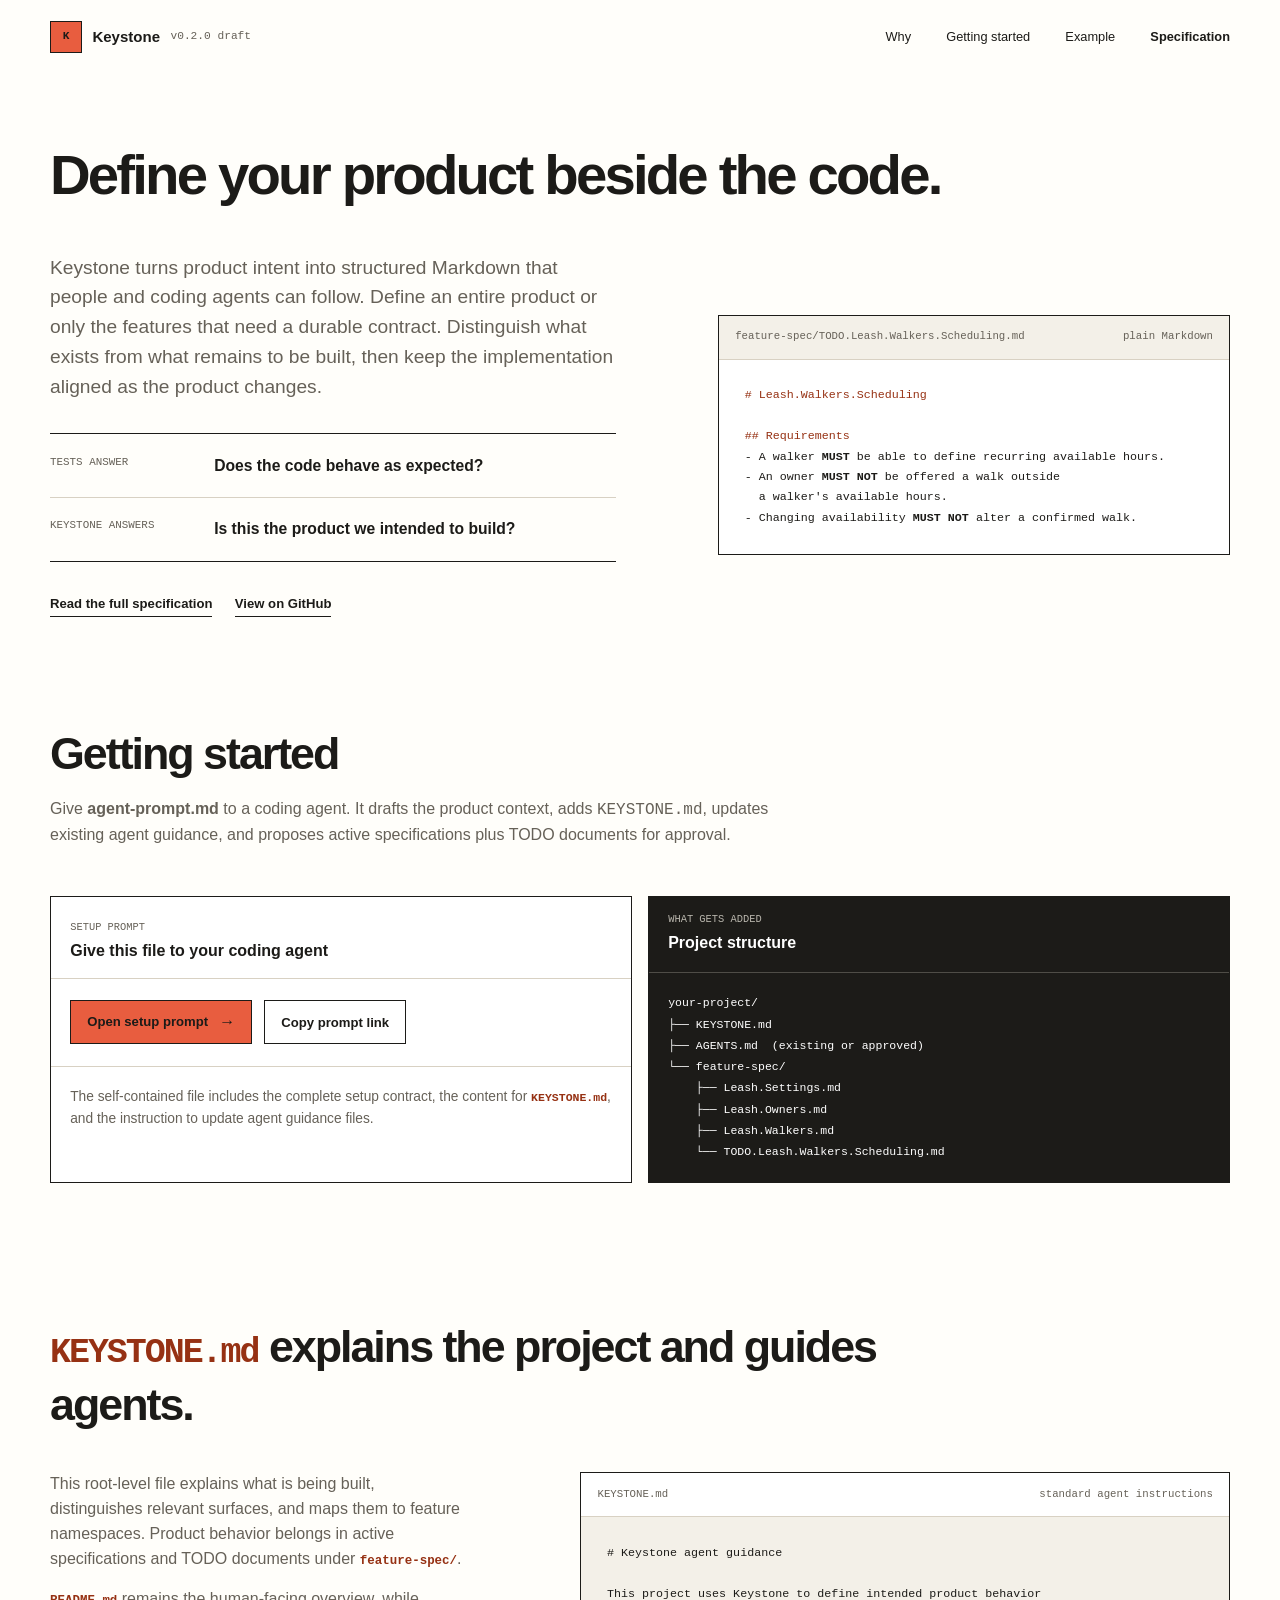
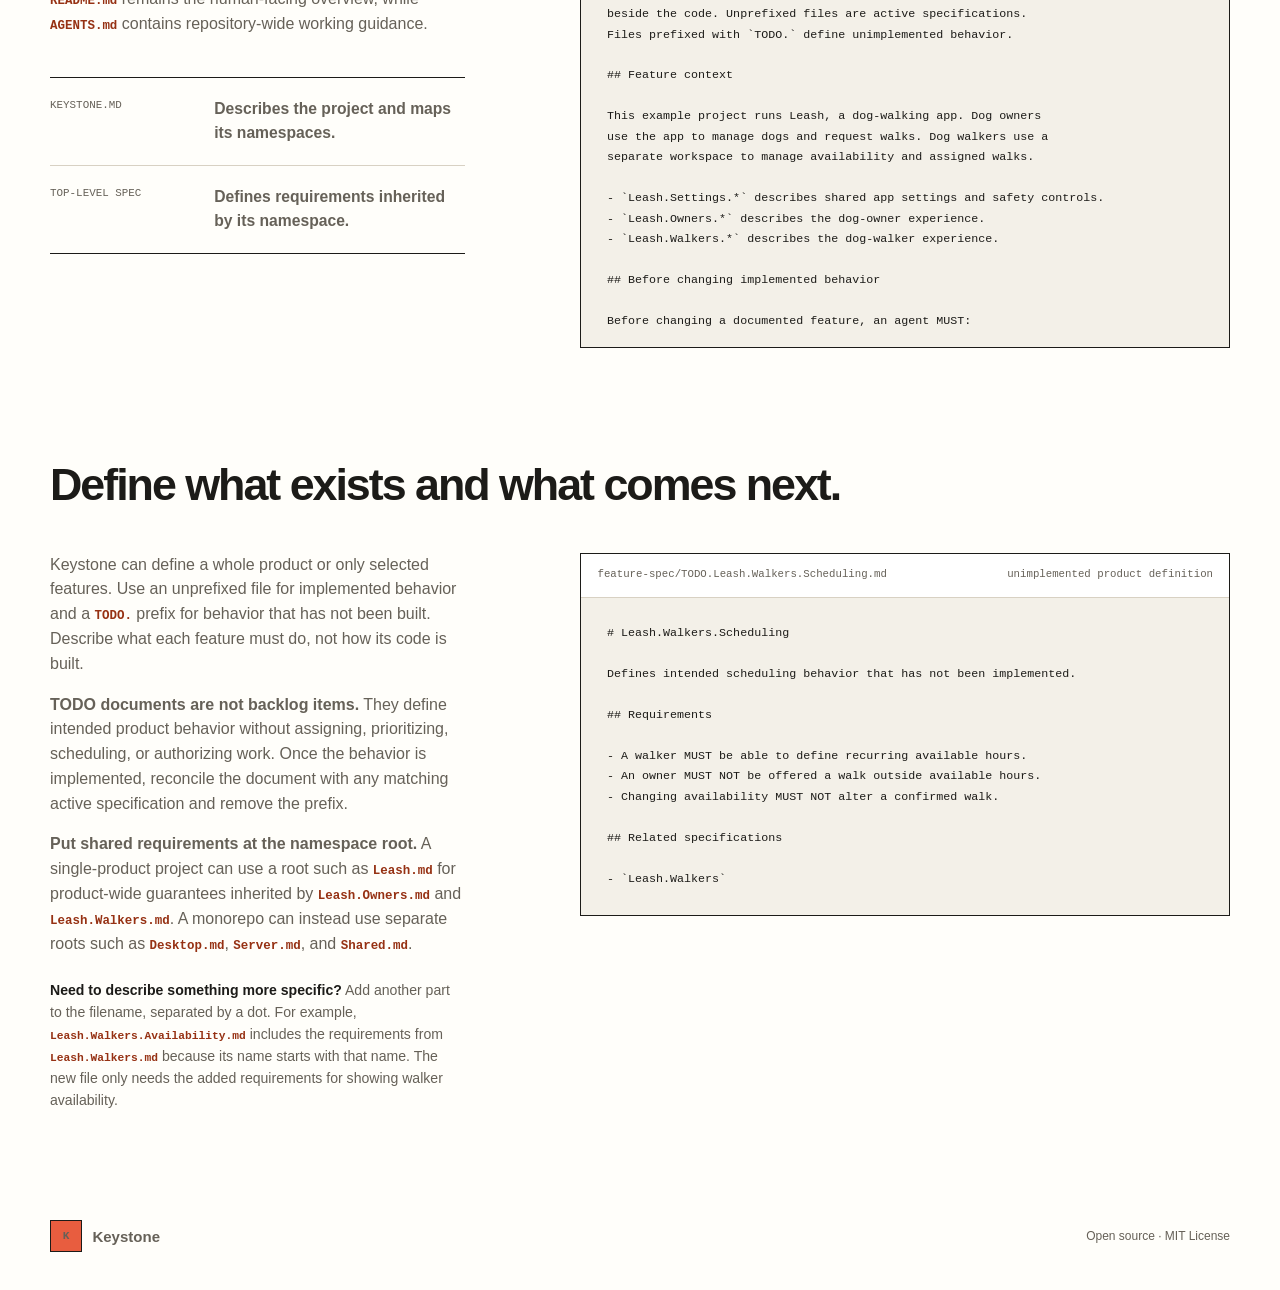
<file: site/index.html>
<!doctype html>
<html lang="en">
  <head>
    <meta charset="utf-8">
    <meta name="viewport" content="width=device-width, initial-scale=1">
    <meta name="description" content="Keystone defines the intended shape of a product in plain Markdown for people and coding agents.">
    <meta name="theme-color" content="#fffefa">
    <title>Keystone — Define your product beside the code</title>
    <link rel="stylesheet" href="styles.css?rev=20260720-17">
  </head>
  <body>
    <a class="skip-link" href="#main">Skip to content</a>

    <header class="site-header">
      <a class="wordmark" href="#top" aria-label="Keystone home">
        <span class="wordmark-mark" aria-hidden="true">K</span>
        <span>Keystone</span>
        <em>v0.2.0 draft</em>
      </a>
      <nav aria-label="Primary navigation">
        <a href="#why">Why</a>
        <a href="#start">Getting started</a>
        <a href="#feature-example">Example</a>
        <a class="spec-link" href="specification.html">Specification</a>
      </nav>
    </header>

    <main id="main">
      <section class="hero" id="top">
        <header class="hero-heading">
          <h1>Define your product beside the code.</h1>
        </header>
        <div class="hero-detail">
          <div class="hero-copy" id="why">
            <p class="hero-lede">Keystone turns product intent into structured Markdown that people and coding agents can follow. Define an entire product or only the features that need a durable contract. Distinguish what exists from what remains to be built, then keep the implementation aligned as the product changes.</p>
            <div class="comparison hero-comparison" aria-label="Comparison of tests and Keystone">
              <div>
                <span class="comparison-label">Tests answer</span>
                <strong>Does the code behave as expected?</strong>
              </div>
              <div>
                <span class="comparison-label">Keystone answers</span>
                <strong>Is this the product we intended to build?</strong>
              </div>
            </div>
            <div class="hero-actions">
              <a class="text-link" href="specification.html">Read the full specification</a>
              <a class="text-link" href="https://github.com/MichaelWDanko/keystone-feature-spec">View on GitHub</a>
            </div>
          </div>

          <figure class="spec-example">
            <figcaption>
              <span>feature-spec/TODO.Leash.Walkers.Scheduling.md</span>
              <span>plain Markdown</span>
            </figcaption>
            <pre><code><span class="token-heading"># Leash.Walkers.Scheduling</span>

<span class="token-heading">## Requirements</span>
- A walker <strong>MUST</strong> be able to define recurring available hours.
- An owner <strong>MUST NOT</strong> be offered a walk outside
  a walker's available hours.
- Changing availability <strong>MUST NOT</strong> alter a confirmed walk.</code></pre>
          </figure>
        </div>
      </section>

      <section class="onboarding-section section" id="start">
        <div class="onboarding-intro">
          <h2>Getting started</h2>
          <p>Give <a href="https://github.com/MichaelWDanko/keystone-feature-spec/blob/main/agent-prompt.md"><strong>agent-prompt.md</strong></a> to a coding agent. It drafts the product context, adds <code>KEYSTONE.md</code>, updates existing agent guidance, and proposes active specifications plus TODO documents for approval.</p>
        </div>

        <div class="onboarding-grid">
          <article class="copy-card setup-prompt-card">
            <div class="copy-card-heading">
              <div>
                <span class="step-label">Setup prompt</span>
                <h3>Give this file to your coding agent</h3>
              </div>
            </div>
            <div class="prompt-file-actions">
              <a class="button button-primary" href="https://github.com/MichaelWDanko/keystone-feature-spec/blob/main/agent-prompt.md">Open setup prompt <span aria-hidden="true">→</span></a>
              <button class="button copy-link-button" type="button" data-copy-url="https://raw.githubusercontent.com/MichaelWDanko/keystone-feature-spec/main/agent-prompt.md">Copy prompt link</button>
            </div>
            <p class="prompt-file-note">The self-contained file includes the complete setup contract, the content for <code>KEYSTONE.md</code>, and the instruction to update agent guidance files.</p>
          </article>

          <article class="project-card">
            <div class="project-card-heading">
              <span class="step-label">What gets added</span>
              <strong>Project structure</strong>
            </div>
            <pre class="project-tree" aria-label="Example project file structure"><code>your-project/
├── KEYSTONE.md
├── AGENTS.md  (existing or approved)
└── feature-spec/
    ├── Leash.Settings.md
    ├── Leash.Owners.md
    ├── Leash.Walkers.md
    └── TODO.Leash.Walkers.Scheduling.md</code></pre>
          </article>
        </div>
        <p class="copy-status" role="status" aria-live="polite"></p>
      </section>

      <section class="guide-section example-section section" id="agent-prompt">
        <header class="section-heading">
          <h2><code>KEYSTONE.md</code> explains the project and guides agents.</h2>
        </header>
        <div class="section-detail">
          <div class="detail-copy">
            <p>This root-level file explains what is being built, distinguishes relevant surfaces, and maps them to feature namespaces. Product behavior belongs in active specifications and TODO documents under <code>feature-spec/</code>.</p>
            <p><code>README.md</code> remains the human-facing overview, while <code>AGENTS.md</code> contains repository-wide working guidance.</p>
            <div class="comparison" aria-label="Comparison of Keystone project context and top-level specifications">
              <div>
                <span class="comparison-label">KEYSTONE.md</span>
                <strong>Describes the project and maps its namespaces.</strong>
              </div>
              <div>
                <span class="comparison-label">Top-level spec</span>
                <strong>Defines requirements inherited by its namespace.</strong>
              </div>
            </div>
          </div>
          <div class="spec-sample tall-sample">
            <div class="sample-toolbar"><span>KEYSTONE.md</span><span>standard agent instructions</span></div>
            <pre><code># Keystone agent guidance

This project uses Keystone to define intended product behavior
beside the code. Unprefixed files are active specifications.
Files prefixed with `TODO.` define unimplemented behavior.

## Feature context

This example project runs Leash, a dog-walking app. Dog owners
use the app to manage dogs and request walks. Dog walkers use a
separate workspace to manage availability and assigned walks.

- `Leash.Settings.*` describes shared app settings and safety controls.
- `Leash.Owners.*` describes the dog-owner experience.
- `Leash.Walkers.*` describes the dog-walker experience.

## Before changing implemented behavior

Before changing a documented feature, an agent MUST:

1. ignore unrelated TODO documents;
2. identify the most specific affected active specification;
3. read its active parents and related specifications;
4. identify inherited requirements and exceptions;
5. make implementation and tests conform; and
6. report conflicts instead of weakening a requirement.

For future work, read matching TODO documents and their active
context. After implementation, reconcile the TODO document with
the active specification and remove the `TODO.` prefix.

## Navigate `feature-spec/` efficiently

Do not load every file in `feature-spec/`. Start with filenames,
derive the parent chain from the target feature name, and open
only the active or TODO context relevant to the task.</code></pre>
          </div>
        </div>
      </section>

      <section class="guide-section example-section section" id="feature-example">
        <header class="section-heading">
          <h2>Define what exists and what comes next.</h2>
        </header>
        <div class="section-detail">
          <div class="detail-copy">
            <p>Keystone can define a whole product or only selected features. Use an unprefixed file for implemented behavior and a <code>TODO.</code> prefix for behavior that has not been built. Describe what each feature must do, not how its code is built.</p>
            <p><strong>TODO documents are not backlog items.</strong> They define intended product behavior without assigning, prioritizing, scheduling, or authorizing work. Once the behavior is implemented, reconcile the document with any matching active specification and remove the prefix.</p>
            <p><strong>Put shared requirements at the namespace root.</strong> A single-product project can use a root such as <code>Leash.md</code> for product-wide guarantees inherited by <code>Leash.Owners.md</code> and <code>Leash.Walkers.md</code>. A monorepo can instead use separate roots such as <code>Desktop.md</code>, <code>Server.md</code>, and <code>Shared.md</code>.</p>
            <p class="namespace-note-inline"><strong>Need to describe something more specific?</strong> Add another part to the filename, separated by a dot. For example, <code>Leash.Walkers.Availability.md</code> includes the requirements from <code>Leash.Walkers.md</code> because its name starts with that name. The new file only needs the added requirements for showing walker availability.</p>
          </div>
          <div class="spec-sample">
            <div class="sample-toolbar"><span>feature-spec/TODO.Leash.Walkers.Scheduling.md</span><span>unimplemented product definition</span></div>
            <pre><code># Leash.Walkers.Scheduling

Defines intended scheduling behavior that has not been implemented.

## Requirements

- A walker MUST be able to define recurring available hours.
- An owner MUST NOT be offered a walk outside available hours.
- Changing availability MUST NOT alter a confirmed walk.

## Related specifications

- `Leash.Walkers`</code></pre>
          </div>
        </div>
      </section>

    </main>

    <footer>
      <a class="wordmark" href="#top">
        <span class="wordmark-mark" aria-hidden="true">K</span>
        <span>Keystone</span>
      </a>
      <p>Open source · MIT License</p>
    </footer>
    <script>
      const copyStatus = document.querySelector('.copy-status');

      async function copyText(text) {
        if (navigator.clipboard?.writeText) {
          await navigator.clipboard.writeText(text);
          return;
        }

        const field = document.createElement('textarea');
        field.value = text;
        field.setAttribute('readonly', '');
        field.style.position = 'fixed';
        field.style.opacity = '0';
        document.body.appendChild(field);
        field.select();
        const copied = document.execCommand('copy');
        field.remove();
        if (!copied) throw new Error('Copy failed');
      }

      document.querySelectorAll('[data-copy-target]').forEach((button) => {
        button.addEventListener('click', async () => {
          const target = document.getElementById(button.dataset.copyTarget);
          try {
            await copyText(target.textContent.trim());
            copyStatus.textContent = `${button.textContent.replace('Copy', '').trim() || 'Text'} copied.`;
            button.textContent = 'Copied';
          } catch {
            copyStatus.textContent = 'Copy failed. Select the text and copy it manually.';
          }
        });
      });

      document.querySelectorAll('[data-copy-url]').forEach((button) => {
        button.addEventListener('click', async () => {
          const url = new URL(button.dataset.copyUrl, window.location.href).href;
          try {
            await copyText(url);
            copyStatus.textContent = 'Link copied.';
            button.textContent = 'Copied';
          } catch {
            copyStatus.textContent = 'Copy failed. Open the file and copy its address manually.';
          }
        });
      });
    </script>
  </body>
</html>
</file>
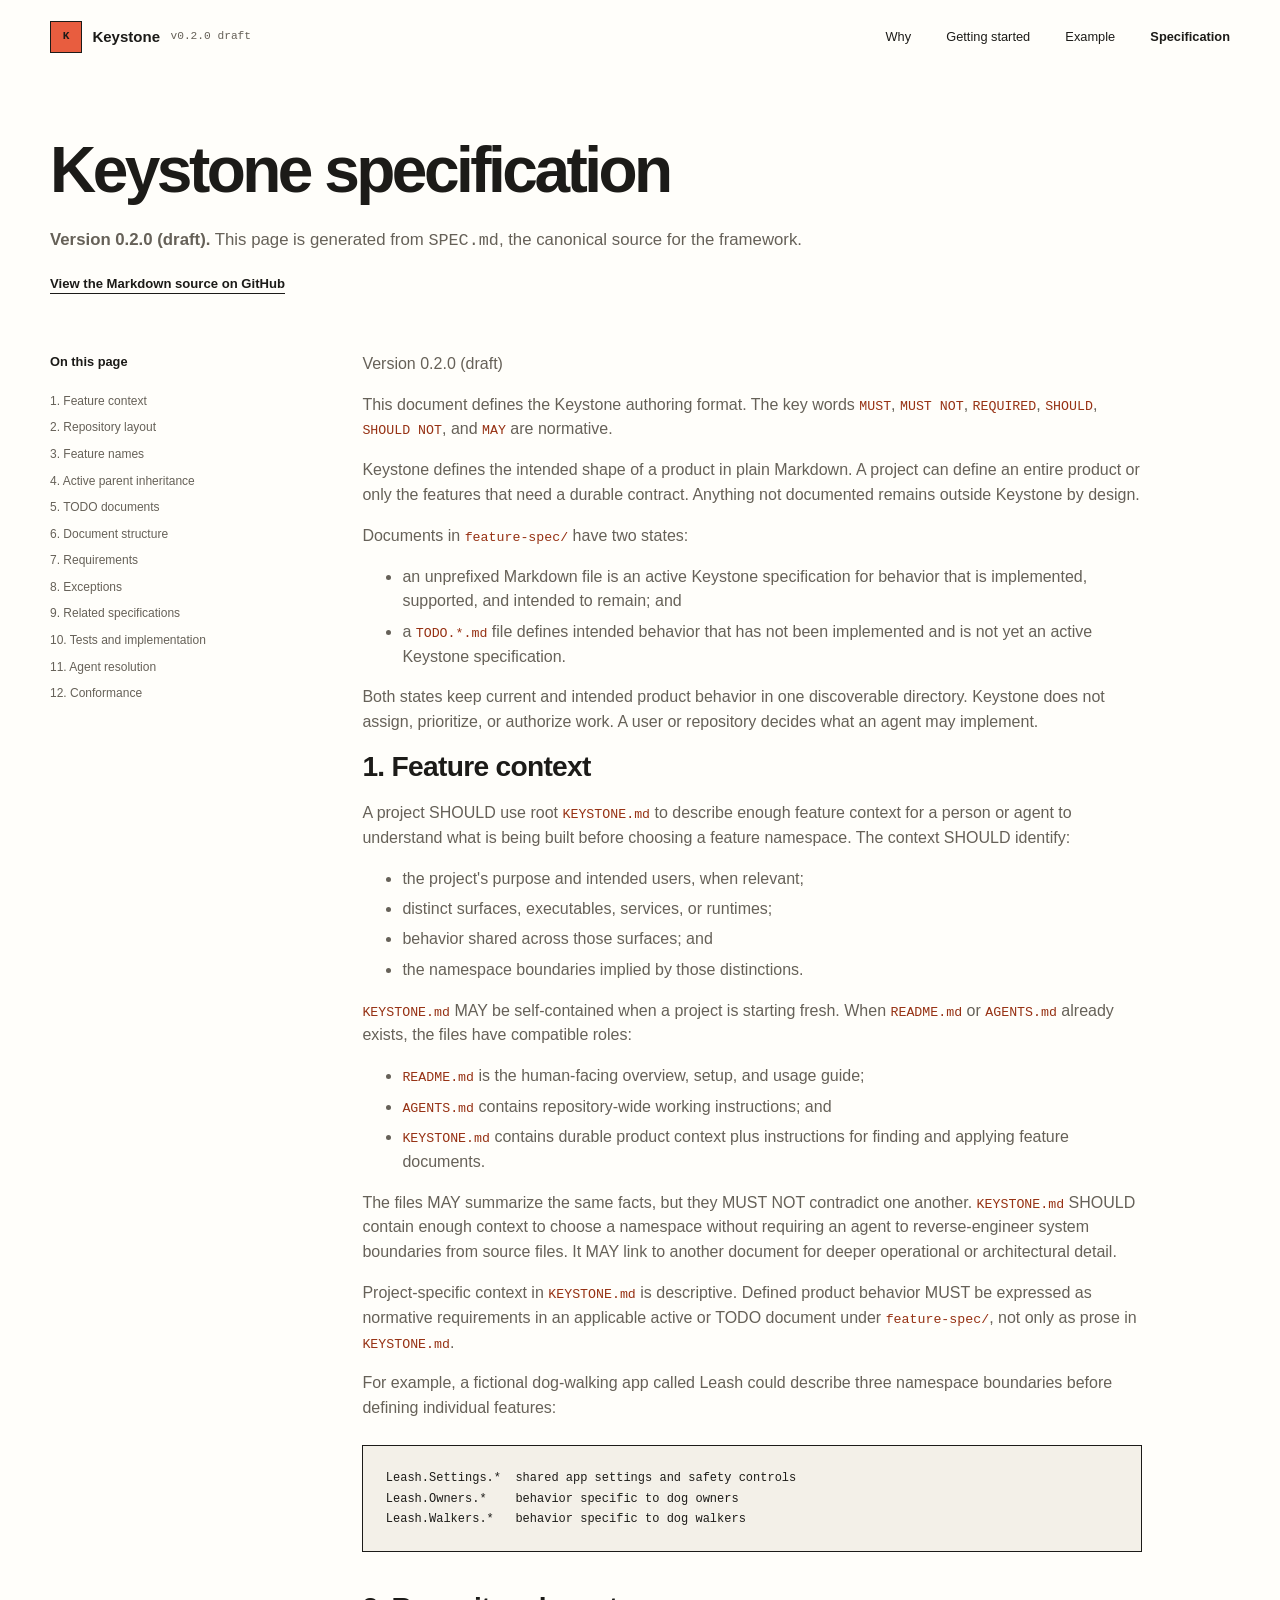
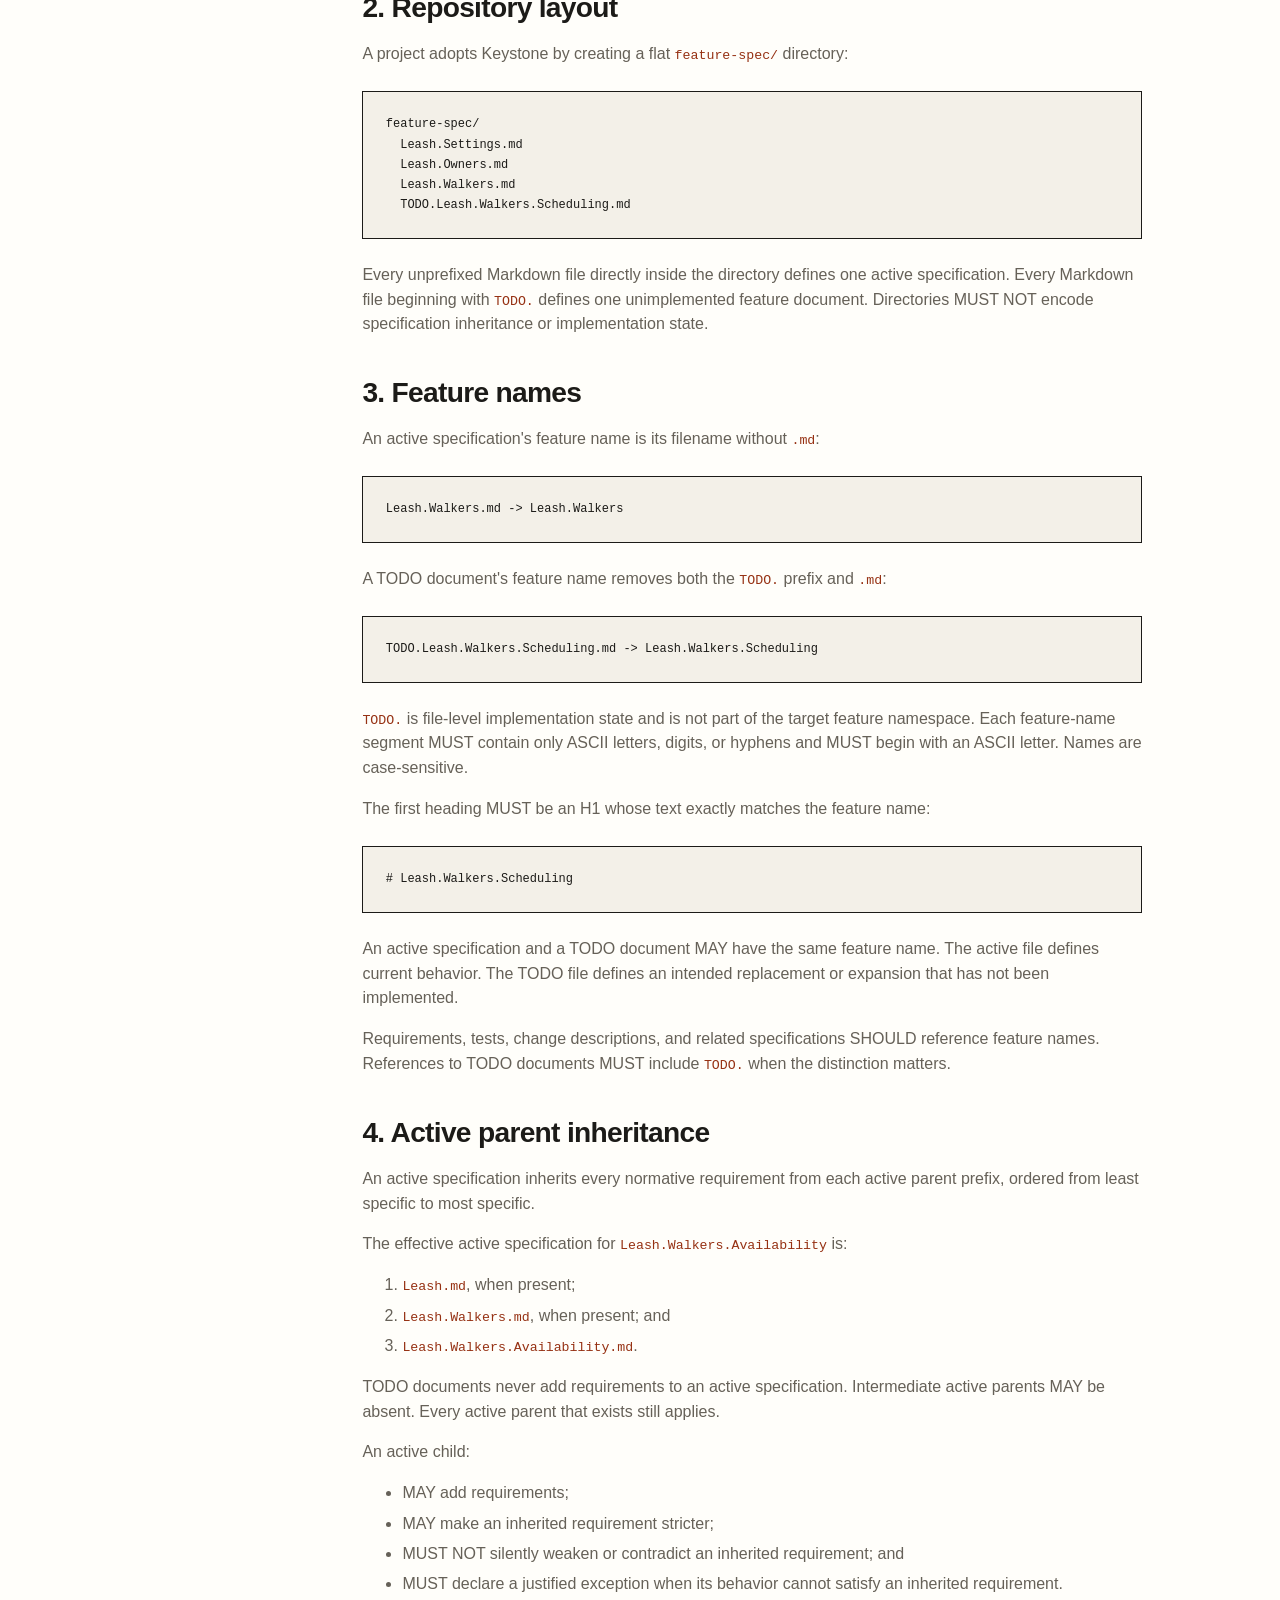
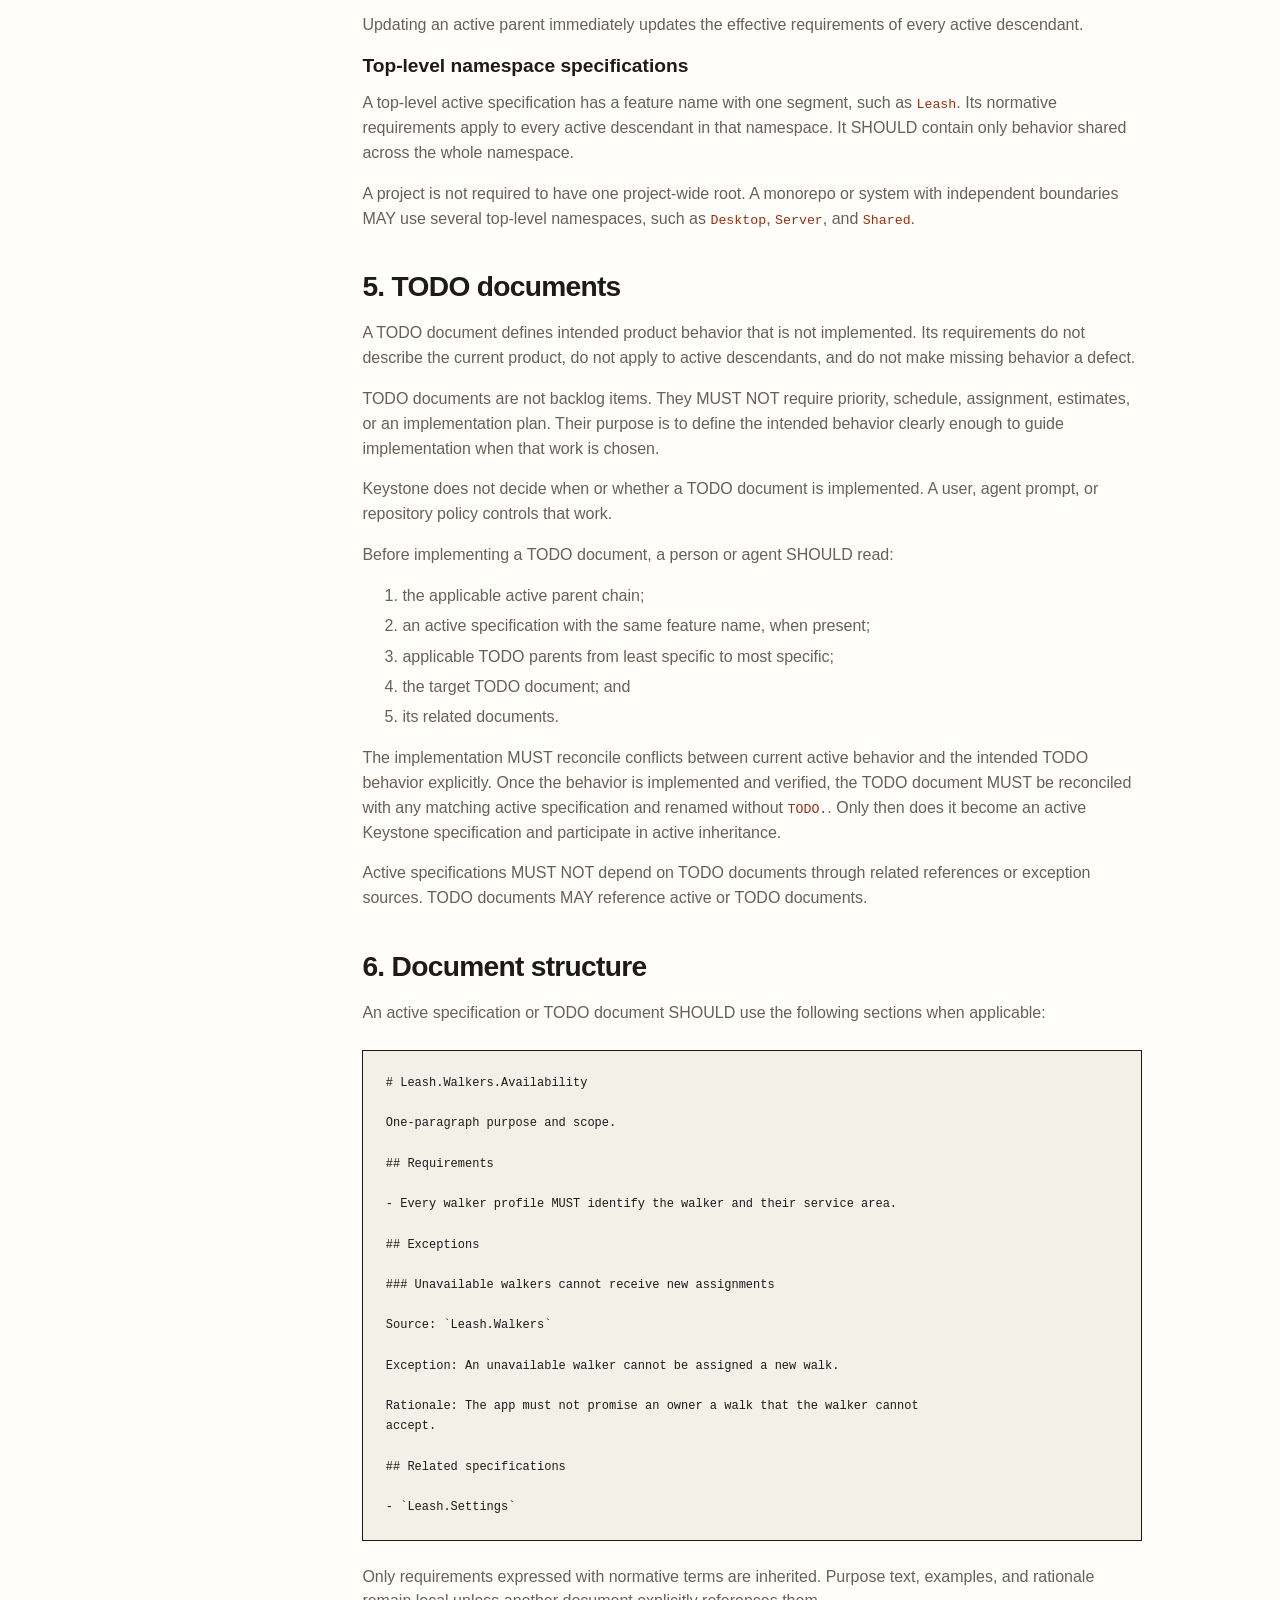
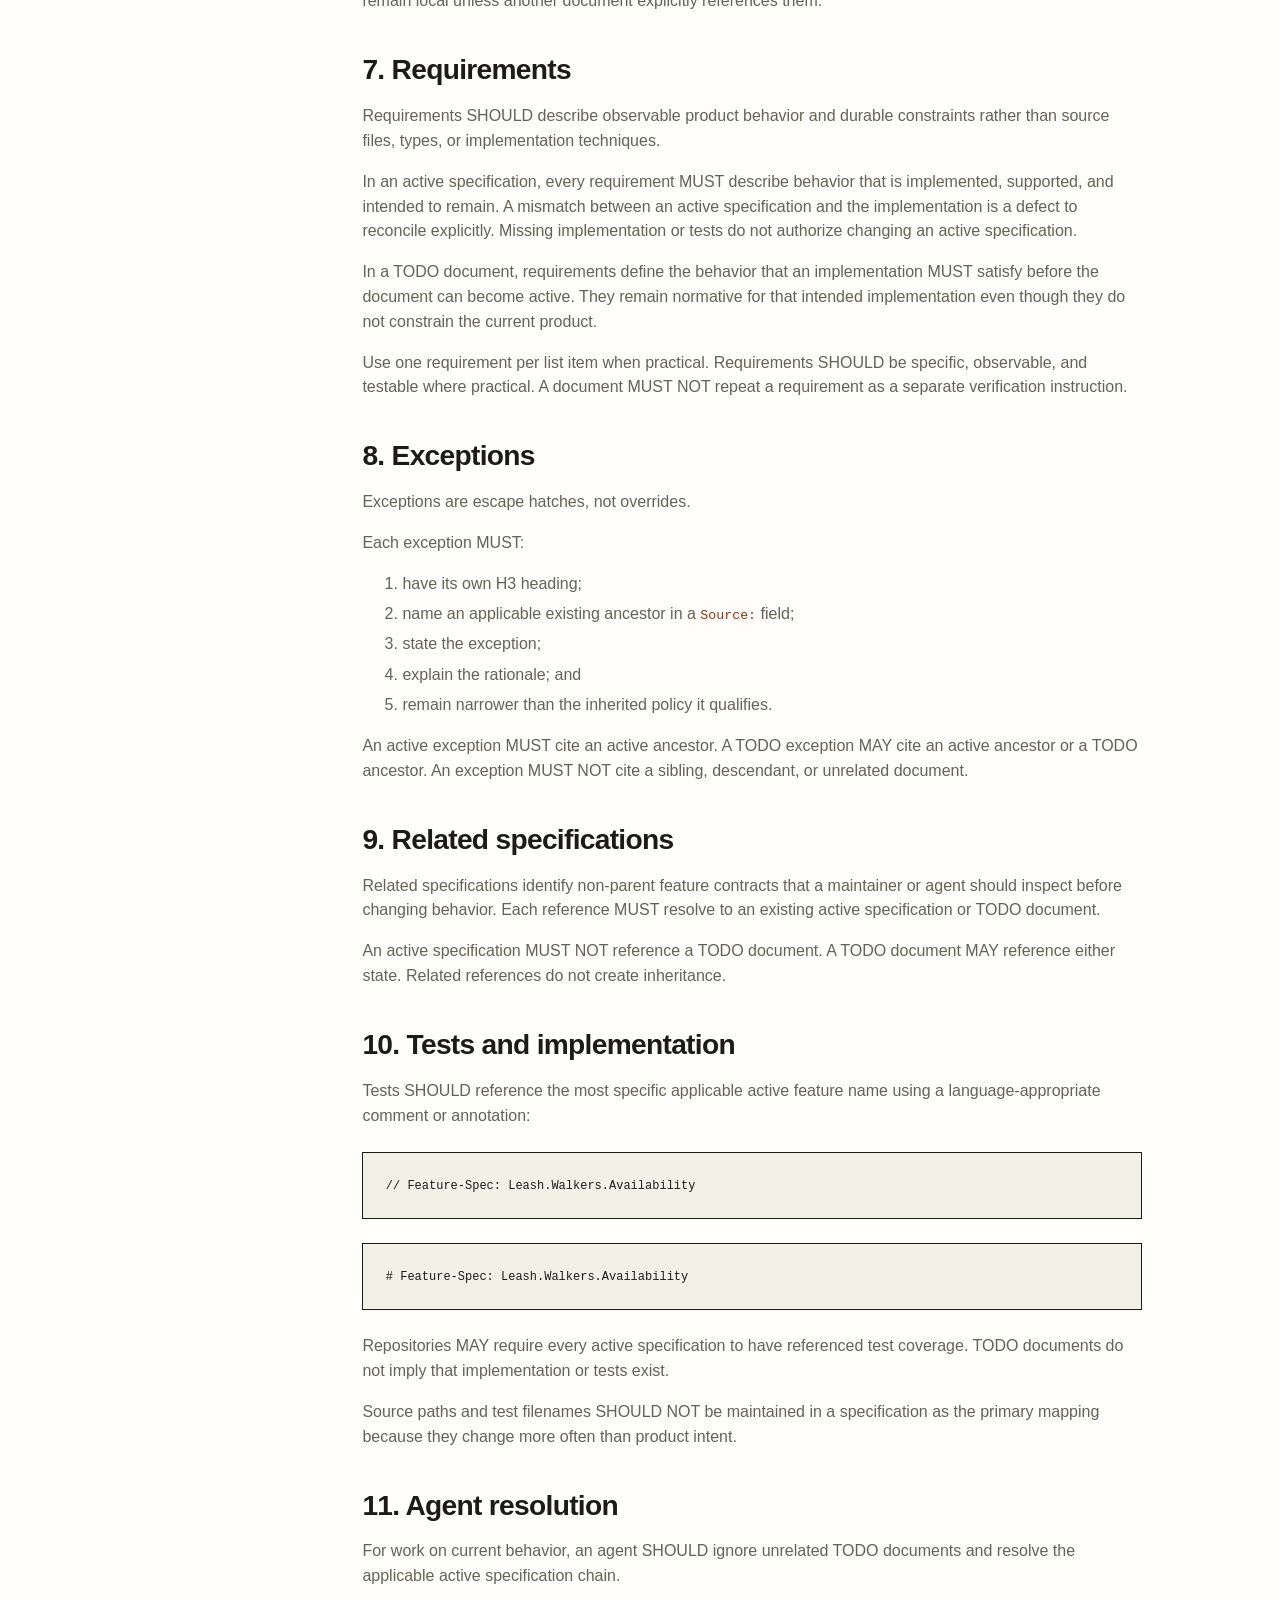
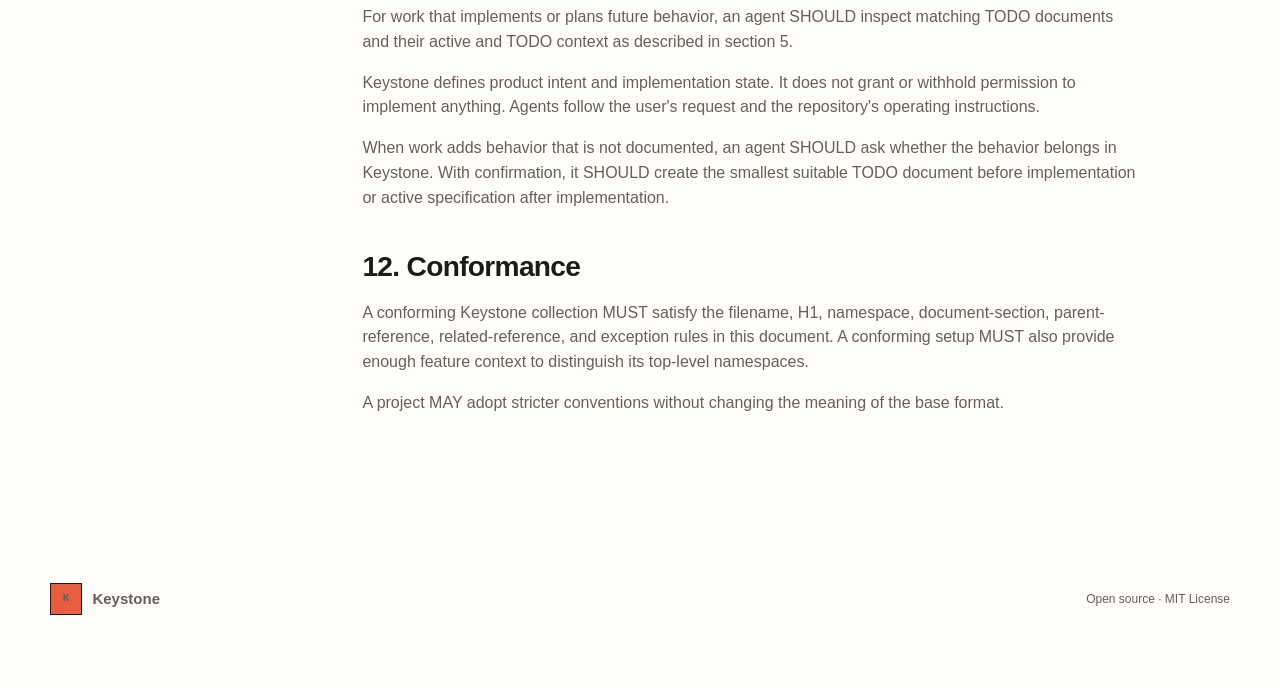
<file: site/specification.html>
<!-- Generated from SPEC.md by scripts/render_specification.py. -->
<!doctype html>
<html lang="en">
  <head>
    <meta charset="utf-8">
    <meta name="viewport" content="width=device-width, initial-scale=1">
    <meta name="description" content="The Keystone feature specification framework, rendered for the web.">
    <meta name="theme-color" content="#fffefa">
    <title>Keystone specification</title>
    <link rel="stylesheet" href="styles.css?rev=20260720-17">
  </head>
  <body class="specification-page">
    <a class="skip-link" href="#main">Skip to content</a>

    <header class="site-header">
      <a class="wordmark" href="index.html#top" aria-label="Keystone home">
        <span class="wordmark-mark" aria-hidden="true">K</span>
        <span>Keystone</span>
        <em>v0.2.0 draft</em>
      </a>
      <nav aria-label="Primary navigation">
        <a href="index.html#why">Why</a>
        <a href="index.html#start">Getting started</a>
        <a href="index.html#feature-example">Example</a>
        <a class="spec-link" aria-current="page" href="#main">Specification</a>
      </nav>
    </header>

    <main class="specification-main" id="main">
      <header class="specification-intro">
        <h1>Keystone specification</h1>
        <p><strong>Version 0.2.0 (draft).</strong> This page is generated from <code>SPEC.md</code>, the canonical source for the framework.</p>
        <a class="text-link" href="https://github.com/MichaelWDanko/keystone-feature-spec/blob/main/SPEC.md">View the Markdown source on GitHub</a>
      </header>

      <div class="specification-layout">
        <aside class="specification-toc" aria-label="Specification contents">
          <strong>On this page</strong>
          <ol>
            <li><a href="#1-feature-context">1. Feature context</a></li>
            <li><a href="#2-repository-layout">2. Repository layout</a></li>
            <li><a href="#3-feature-names">3. Feature names</a></li>
            <li><a href="#4-active-parent-inheritance">4. Active parent inheritance</a></li>
            <li><a href="#5-todo-documents">5. TODO documents</a></li>
            <li><a href="#6-document-structure">6. Document structure</a></li>
            <li><a href="#7-requirements">7. Requirements</a></li>
            <li><a href="#8-exceptions">8. Exceptions</a></li>
            <li><a href="#9-related-specifications">9. Related specifications</a></li>
            <li><a href="#10-tests-and-implementation">10. Tests and implementation</a></li>
            <li><a href="#11-agent-resolution">11. Agent resolution</a></li>
            <li><a href="#12-conformance">12. Conformance</a></li>
          </ol>
        </aside>

        <article class="specification-article">
          <p>Version 0.2.0 (draft)</p>
          <p>This document defines the Keystone authoring format. The key words <code>MUST</code>, <code>MUST NOT</code>, <code>REQUIRED</code>, <code>SHOULD</code>, <code>SHOULD NOT</code>, and <code>MAY</code> are normative.</p>
          <p>Keystone defines the intended shape of a product in plain Markdown. A project can define an entire product or only the features that need a durable contract. Anything not documented remains outside Keystone by design.</p>
          <p>Documents in <code>feature-spec/</code> have two states:</p>
          <ul>
            <li>an unprefixed Markdown file is an active Keystone specification for behavior that is implemented, supported, and intended to remain; and</li>
            <li>a <code>TODO.*.md</code> file defines intended behavior that has not been implemented and is not yet an active Keystone specification.</li>
          </ul>
          <p>Both states keep current and intended product behavior in one discoverable directory. Keystone does not assign, prioritize, or authorize work. A user or repository decides what an agent may implement.</p>
          <section id="1-feature-context">
          <h2>1. Feature context</h2>
          <p>A project SHOULD use root <code>KEYSTONE.md</code> to describe enough feature context for a person or agent to understand what is being built before choosing a feature namespace. The context SHOULD identify:</p>
          <ul>
            <li>the project&#x27;s purpose and intended users, when relevant;</li>
            <li>distinct surfaces, executables, services, or runtimes;</li>
            <li>behavior shared across those surfaces; and</li>
            <li>the namespace boundaries implied by those distinctions.</li>
          </ul>
          <p><code>KEYSTONE.md</code> MAY be self-contained when a project is starting fresh. When <code>README.md</code> or <code>AGENTS.md</code> already exists, the files have compatible roles:</p>
          <ul>
            <li><code>README.md</code> is the human-facing overview, setup, and usage guide;</li>
            <li><code>AGENTS.md</code> contains repository-wide working instructions; and</li>
            <li><code>KEYSTONE.md</code> contains durable product context plus instructions for finding and applying feature documents.</li>
          </ul>
          <p>The files MAY summarize the same facts, but they MUST NOT contradict one another. <code>KEYSTONE.md</code> SHOULD contain enough context to choose a namespace without requiring an agent to reverse-engineer system boundaries from source files. It MAY link to another document for deeper operational or architectural detail.</p>
          <p>Project-specific context in <code>KEYSTONE.md</code> is descriptive. Defined product behavior MUST be expressed as normative requirements in an applicable active or TODO document under <code>feature-spec/</code>, not only as prose in <code>KEYSTONE.md</code>.</p>
          <p>For example, a fictional dog-walking app called Leash could describe three namespace boundaries before defining individual features:</p>
          <pre><code>Leash.Settings.*  shared app settings and safety controls
Leash.Owners.*    behavior specific to dog owners
Leash.Walkers.*   behavior specific to dog walkers</code></pre>
          </section>
          <section id="2-repository-layout">
          <h2>2. Repository layout</h2>
          <p>A project adopts Keystone by creating a flat <code>feature-spec/</code> directory:</p>
          <pre><code>feature-spec/
  Leash.Settings.md
  Leash.Owners.md
  Leash.Walkers.md
  TODO.Leash.Walkers.Scheduling.md</code></pre>
          <p>Every unprefixed Markdown file directly inside the directory defines one active specification. Every Markdown file beginning with <code>TODO.</code> defines one unimplemented feature document. Directories MUST NOT encode specification inheritance or implementation state.</p>
          </section>
          <section id="3-feature-names">
          <h2>3. Feature names</h2>
          <p>An active specification&#x27;s feature name is its filename without <code>.md</code>:</p>
          <pre><code>Leash.Walkers.md -&gt; Leash.Walkers</code></pre>
          <p>A TODO document&#x27;s feature name removes both the <code>TODO.</code> prefix and <code>.md</code>:</p>
          <pre><code>TODO.Leash.Walkers.Scheduling.md -&gt; Leash.Walkers.Scheduling</code></pre>
          <p><code>TODO.</code> is file-level implementation state and is not part of the target feature namespace. Each feature-name segment MUST contain only ASCII letters, digits, or hyphens and MUST begin with an ASCII letter. Names are case-sensitive.</p>
          <p>The first heading MUST be an H1 whose text exactly matches the feature name:</p>
          <pre><code># Leash.Walkers.Scheduling</code></pre>
          <p>An active specification and a TODO document MAY have the same feature name. The active file defines current behavior. The TODO file defines an intended replacement or expansion that has not been implemented.</p>
          <p>Requirements, tests, change descriptions, and related specifications SHOULD reference feature names. References to TODO documents MUST include <code>TODO.</code> when the distinction matters.</p>
          </section>
          <section id="4-active-parent-inheritance">
          <h2>4. Active parent inheritance</h2>
          <p>An active specification inherits every normative requirement from each active parent prefix, ordered from least specific to most specific.</p>
          <p>The effective active specification for <code>Leash.Walkers.Availability</code> is:</p>
          <ol>
            <li><code>Leash.md</code>, when present;</li>
            <li><code>Leash.Walkers.md</code>, when present; and</li>
            <li><code>Leash.Walkers.Availability.md</code>.</li>
          </ol>
          <p>TODO documents never add requirements to an active specification. Intermediate active parents MAY be absent. Every active parent that exists still applies.</p>
          <p>An active child:</p>
          <ul>
            <li>MAY add requirements;</li>
            <li>MAY make an inherited requirement stricter;</li>
            <li>MUST NOT silently weaken or contradict an inherited requirement; and</li>
            <li>MUST declare a justified exception when its behavior cannot satisfy an inherited requirement.</li>
          </ul>
          <p>Updating an active parent immediately updates the effective requirements of every active descendant.</p>
          <h3>Top-level namespace specifications</h3>
          <p>A top-level active specification has a feature name with one segment, such as <code>Leash</code>. Its normative requirements apply to every active descendant in that namespace. It SHOULD contain only behavior shared across the whole namespace.</p>
          <p>A project is not required to have one project-wide root. A monorepo or system with independent boundaries MAY use several top-level namespaces, such as <code>Desktop</code>, <code>Server</code>, and <code>Shared</code>.</p>
          </section>
          <section id="5-todo-documents">
          <h2>5. TODO documents</h2>
          <p>A TODO document defines intended product behavior that is not implemented. Its requirements do not describe the current product, do not apply to active descendants, and do not make missing behavior a defect.</p>
          <p>TODO documents are not backlog items. They MUST NOT require priority, schedule, assignment, estimates, or an implementation plan. Their purpose is to define the intended behavior clearly enough to guide implementation when that work is chosen.</p>
          <p>Keystone does not decide when or whether a TODO document is implemented. A user, agent prompt, or repository policy controls that work.</p>
          <p>Before implementing a TODO document, a person or agent SHOULD read:</p>
          <ol>
            <li>the applicable active parent chain;</li>
            <li>an active specification with the same feature name, when present;</li>
            <li>applicable TODO parents from least specific to most specific;</li>
            <li>the target TODO document; and</li>
            <li>its related documents.</li>
          </ol>
          <p>The implementation MUST reconcile conflicts between current active behavior and the intended TODO behavior explicitly. Once the behavior is implemented and verified, the TODO document MUST be reconciled with any matching active specification and renamed without <code>TODO.</code>. Only then does it become an active Keystone specification and participate in active inheritance.</p>
          <p>Active specifications MUST NOT depend on TODO documents through related references or exception sources. TODO documents MAY reference active or TODO documents.</p>
          </section>
          <section id="6-document-structure">
          <h2>6. Document structure</h2>
          <p>An active specification or TODO document SHOULD use the following sections when applicable:</p>
          <pre><code># Leash.Walkers.Availability

One-paragraph purpose and scope.

## Requirements

- Every walker profile MUST identify the walker and their service area.

## Exceptions

### Unavailable walkers cannot receive new assignments

Source: `Leash.Walkers`

Exception: An unavailable walker cannot be assigned a new walk.

Rationale: The app must not promise an owner a walk that the walker cannot
accept.

## Related specifications

- `Leash.Settings`</code></pre>
          <p>Only requirements expressed with normative terms are inherited. Purpose text, examples, and rationale remain local unless another document explicitly references them.</p>
          </section>
          <section id="7-requirements">
          <h2>7. Requirements</h2>
          <p>Requirements SHOULD describe observable product behavior and durable constraints rather than source files, types, or implementation techniques.</p>
          <p>In an active specification, every requirement MUST describe behavior that is implemented, supported, and intended to remain. A mismatch between an active specification and the implementation is a defect to reconcile explicitly. Missing implementation or tests do not authorize changing an active specification.</p>
          <p>In a TODO document, requirements define the behavior that an implementation MUST satisfy before the document can become active. They remain normative for that intended implementation even though they do not constrain the current product.</p>
          <p>Use one requirement per list item when practical. Requirements SHOULD be specific, observable, and testable where practical. A document MUST NOT repeat a requirement as a separate verification instruction.</p>
          </section>
          <section id="8-exceptions">
          <h2>8. Exceptions</h2>
          <p>Exceptions are escape hatches, not overrides.</p>
          <p>Each exception MUST:</p>
          <ol>
            <li>have its own H3 heading;</li>
            <li>name an applicable existing ancestor in a <code>Source:</code> field;</li>
            <li>state the exception;</li>
            <li>explain the rationale; and</li>
            <li>remain narrower than the inherited policy it qualifies.</li>
          </ol>
          <p>An active exception MUST cite an active ancestor. A TODO exception MAY cite an active ancestor or a TODO ancestor. An exception MUST NOT cite a sibling, descendant, or unrelated document.</p>
          </section>
          <section id="9-related-specifications">
          <h2>9. Related specifications</h2>
          <p>Related specifications identify non-parent feature contracts that a maintainer or agent should inspect before changing behavior. Each reference MUST resolve to an existing active specification or TODO document.</p>
          <p>An active specification MUST NOT reference a TODO document. A TODO document MAY reference either state. Related references do not create inheritance.</p>
          </section>
          <section id="10-tests-and-implementation">
          <h2>10. Tests and implementation</h2>
          <p>Tests SHOULD reference the most specific applicable active feature name using a language-appropriate comment or annotation:</p>
          <pre><code>// Feature-Spec: Leash.Walkers.Availability</code></pre>
          <pre><code># Feature-Spec: Leash.Walkers.Availability</code></pre>
          <p>Repositories MAY require every active specification to have referenced test coverage. TODO documents do not imply that implementation or tests exist.</p>
          <p>Source paths and test filenames SHOULD NOT be maintained in a specification as the primary mapping because they change more often than product intent.</p>
          </section>
          <section id="11-agent-resolution">
          <h2>11. Agent resolution</h2>
          <p>For work on current behavior, an agent SHOULD ignore unrelated TODO documents and resolve the applicable active specification chain.</p>
          <p>For work that implements or plans future behavior, an agent SHOULD inspect matching TODO documents and their active and TODO context as described in section 5.</p>
          <p>Keystone defines product intent and implementation state. It does not grant or withhold permission to implement anything. Agents follow the user&#x27;s request and the repository&#x27;s operating instructions.</p>
          <p>When work adds behavior that is not documented, an agent SHOULD ask whether the behavior belongs in Keystone. With confirmation, it SHOULD create the smallest suitable TODO document before implementation or active specification after implementation.</p>
          </section>
          <section id="12-conformance">
          <h2>12. Conformance</h2>
          <p>A conforming Keystone collection MUST satisfy the filename, H1, namespace, document-section, parent-reference, related-reference, and exception rules in this document. A conforming setup MUST also provide enough feature context to distinguish its top-level namespaces.</p>
          <p>A project MAY adopt stricter conventions without changing the meaning of the base format.</p>
          </section>
        </article>
      </div>
    </main>

    <footer>
      <a class="wordmark" href="index.html#top">
        <span class="wordmark-mark" aria-hidden="true">K</span>
        <span>Keystone</span>
      </a>
      <p>Open source · MIT License</p>
    </footer>
  </body>
</html>
</file>
<file: site/styles.css>
:root {
  color-scheme: light;
  --ink: #1c1b18;
  --muted: #666158;
  --canvas: #fffefa;
  --subtle: #f3f0e8;
  --line: #d8d1c3;
  --clay: #e85d3f;
  --clay-dark: #963113;
  --clay-hover: #d94c36;
  --mono: "SFMono-Regular", Consolas, "Liberation Mono", monospace;
  --sans: Inter, ui-sans-serif, -apple-system, BlinkMacSystemFont, "Segoe UI", sans-serif;
}

* { box-sizing: border-box; }
html { scroll-behavior: smooth; scroll-padding-top: 84px; }
body { margin: 0; color: var(--ink); background: var(--canvas); font-family: var(--sans); line-height: 1.55; }
a { color: inherit; text-decoration: none; }
a:focus-visible { outline: 3px solid var(--clay); outline-offset: 4px; }
h1, h2, h3, p, figure { margin-top: 0; }

.skip-link { position: fixed; top: 10px; left: 10px; z-index: 100; padding: .7rem 1rem; color: white; background: var(--ink); transform: translateY(-160%); }
.skip-link:focus { transform: none; }

.site-header, main > section, footer { width: min(1180px, calc(100% - 48px)); margin-inline: auto; }
.site-header { min-height: 74px; display: flex; align-items: center; justify-content: space-between; }
.wordmark { display: inline-flex; align-items: center; gap: .65rem; font-size: .94rem; font-weight: 700; }
.wordmark em { color: var(--muted); font: 500 .7rem/1 var(--mono); font-style: normal; }
.wordmark-mark { width: 32px; height: 32px; display: grid; place-items: center; background: var(--clay); border: 1px solid var(--ink); font: 700 .7rem/1 var(--mono); }
nav { display: flex; align-items: center; gap: clamp(1rem, 2.8vw, 2.2rem); font-size: .8rem; }
nav a:hover { text-decoration: underline; text-underline-offset: 4px; }
.spec-link { font-weight: 700; }

.hero { min-height: 500px; padding-top: 4.5rem; padding-bottom: 3.5rem; }
.hero-heading h1 { max-width: 940px; margin-bottom: 3rem; font-size: clamp(2.65rem, 4.4vw, 4rem); line-height: 1.04; letter-spacing: -.05em; }
.hero-detail { display: grid; grid-template-columns: 1.05fr .95fr; gap: clamp(3rem, 8vw, 7rem); align-items: center; }
.hero-lede { max-width: 650px; margin-bottom: 0; color: var(--muted); font-size: clamp(1.05rem, 1.5vw, 1.25rem); }
.hero-actions { margin-top: 2rem; display: flex; align-items: center; gap: 1.4rem; flex-wrap: wrap; }
.button { min-height: 44px; display: inline-flex; align-items: center; padding: 0 1rem; border: 1px solid var(--ink); font-size: .82rem; font-weight: 700; }
.button-primary { background: var(--clay); }
.button-primary:hover { background: var(--clay-hover); }
.text-link { width: fit-content; padding-bottom: .12rem; border-bottom: 1px solid currentColor; font-size: .82rem; font-weight: 700; }
.text-link:hover { color: var(--clay-dark); }

.spec-example { margin: 0; border: 1px solid var(--ink); background: var(--subtle); }
.spec-example figcaption { min-height: 44px; display: flex; align-items: center; justify-content: space-between; gap: 1rem; padding: 0 1rem; border-bottom: 1px solid var(--line); color: var(--muted); font: .67rem/1.3 var(--mono); }
.spec-example pre { margin: 0; padding: 1.6rem; overflow-x: auto; background: white; }
.spec-example code { color: var(--ink); font: .73rem/1.75 var(--mono); }
.token-heading { color: var(--clay-dark); }

.guide-hero { width: min(900px, calc(100% - 48px)); margin: 0 auto; padding: 7rem 0; }
.guide-hero h1 { max-width: 780px; margin-bottom: 1.35rem; font-size: clamp(2.7rem, 5vw, 4.6rem); line-height: 1.02; letter-spacing: -.055em; }
.guide-hero > p:not(.eyebrow) { max-width: 680px; margin-bottom: 0; color: var(--muted); font-size: clamp(1.05rem, 1.5vw, 1.25rem); }
.eyebrow { margin-bottom: .9rem; color: var(--clay-dark); font: 700 .68rem/1.4 var(--mono); letter-spacing: .07em; text-transform: uppercase; }

.guide-page { background: #ece8df; }
.guide-page .site-header { width: 100%; min-height: 76px; padding-inline: max(24px, calc((100% - 1180px) / 2)); color: white; background: var(--ink); }
.guide-page .wordmark-mark { color: var(--ink); border-color: var(--clay); }
.guide-page .wordmark em { color: #b8b6af; }
.guide-page nav a[aria-current="page"] { padding: .42rem .65rem; color: var(--ink); background: var(--clay); text-decoration: none; }
.guide-page .guide-hero { width: 100%; max-width: none; min-height: 350px; padding: 4.5rem max(24px, calc((100% - 900px) / 2)); color: white; background: var(--ink); }
.guide-page .guide-hero h1 { max-width: 820px; }
.guide-page .guide-hero > p:not(.eyebrow) { color: #d2d0c9; }
.guide-page .guide-hero .eyebrow { color: var(--clay); }
.guide-page .guide-hero .button-primary { color: var(--ink); border-color: var(--clay); }
.guide-page .guide-hero .text-link { color: white; }
.guide-page .guide-hero .text-link:hover { color: var(--clay); }
.guide-page .section { width: min(1180px, calc(100% - 48px)); }
.guide-page .guide-section .section-intro h2 { color: #25241f; }
.guide-page footer { width: 100%; padding-inline: max(24px, calc((100% - 1180px) / 2)); color: #c7c6c0; background: var(--ink); }
.guide-page footer .wordmark { color: white; }

.section { display: grid; grid-template-columns: minmax(240px, .78fr) minmax(0, 1.22fr); gap: clamp(3rem, 9vw, 9rem); padding-top: 3.5rem; padding-bottom: 3.5rem; }
.section-intro h2 { max-width: 660px; margin-bottom: 1.2rem; font-size: clamp(2rem, 3.5vw, 3.35rem); line-height: 1.08; letter-spacing: -.045em; }
.section-intro > p:last-child { max-width: 600px; color: var(--muted); }
.comparison { margin-top: 2.5rem; border-top: 1px solid var(--ink); }
.comparison > div { display: grid; grid-template-columns: 145px 1fr; gap: 1.2rem; padding: 1.2rem 0; border-bottom: 1px solid var(--line); }
.comparison > div:last-child { border-bottom-color: var(--ink); }
.comparison-label { color: var(--muted); font: .68rem/1.5 var(--mono); text-transform: uppercase; }
.comparison strong { font-size: .98rem; }
.hero-comparison { margin-top: 2rem; }

.workflow-section { display: block; }
.workflow-section .section-intro { display: grid; grid-template-columns: .78fr 1.22fr; gap: clamp(3rem, 9vw, 9rem); }
.workflow { margin: 4rem 0 0; padding: 0; border-top: 1px solid var(--ink); list-style: none; }
.workflow li { display: grid; grid-template-columns: 160px minmax(0, 1fr); gap: 1.5rem; align-items: baseline; padding: 1.4rem 0; border-bottom: 1px solid var(--line); }
.workflow li:last-child { border-bottom-color: var(--ink); }
.workflow li div { display: contents; }
.workflow strong { font-size: .94rem; }
.workflow p { margin: 0; color: var(--muted); font-size: .9rem; }
.section-actions { margin-top: 2.5rem; display: flex; align-items: center; gap: 1.4rem; flex-wrap: wrap; }

.guide-section.section { display: block; }
.section-heading h2 { max-width: 920px; margin-bottom: 2.75rem; font-size: clamp(2rem, 3.5vw, 3.35rem); line-height: 1.08; letter-spacing: -.045em; }
.section-heading code { color: var(--clay-dark); font: 700 .78em/1.5 var(--mono); overflow-wrap: anywhere; }
.section-detail { display: grid; grid-template-columns: minmax(240px, .78fr) minmax(0, 1.22fr); gap: clamp(3rem, 9vw, 9rem); align-items: start; }
.detail-copy { max-width: 520px; color: var(--muted); }
.detail-copy code { color: var(--clay-dark); font: 700 .78em/1.5 var(--mono); overflow-wrap: anywhere; }
.spec-sample { min-width: 0; align-self: start; border: 1px solid var(--ink); background: white; }
.sample-toolbar { min-height: 44px; display: flex; align-items: center; justify-content: space-between; gap: 1rem; padding: 0 1rem; color: var(--muted); border-bottom: 1px solid var(--line); font: .67rem/1.3 var(--mono); }
.spec-sample pre { margin: 0; padding: 1.6rem; overflow-x: auto; background: var(--subtle); }
.spec-sample code { color: var(--ink); font: .73rem/1.75 var(--mono); }
.tall-sample pre { max-height: 430px; overflow: auto; }
.section-intro code { color: var(--clay-dark); font: 700 .78em/1.5 var(--mono); overflow-wrap: anywhere; }
.onboarding-section { display: block; padding-top: 3.5rem; padding-bottom: 3.5rem; }
.onboarding-intro h2 { max-width: 920px; margin: 0; font-size: clamp(2rem, 3.5vw, 3.35rem); line-height: 1.08; letter-spacing: -.045em; }
.onboarding-intro > p:last-child { max-width: 760px; margin: 1.25rem 0 0; color: var(--muted); font-size: 1rem; }
.onboarding-grid { min-width: 0; display: grid; grid-template-columns: minmax(0, 1fr) minmax(300px, 1fr); gap: 1rem; margin-top: 3rem; align-items: stretch; }
.copy-card { min-width: 0; border: 1px solid var(--ink); background: white; }
.copy-card-heading { min-height: 74px; display: flex; align-items: center; justify-content: space-between; gap: 1rem; padding: 1rem 1.2rem; border-bottom: 1px solid var(--line); }
.copy-card h3 { margin: .2rem 0 0; font-size: 1rem; line-height: 1.3; }
.step-label { color: var(--muted); font: .65rem/1.3 var(--mono); text-transform: uppercase; }
.copy-link-button { color: var(--ink); background: white; font-family: var(--sans); cursor: pointer; }
.copy-link-button:hover { color: var(--clay-dark); border-color: var(--clay-dark); }
.copy-link-button:focus-visible { outline: 3px solid var(--clay); outline-offset: 3px; }
.copy-code { margin: 0; padding: 1.25rem; color: var(--ink); background: var(--subtle); white-space: pre-wrap; overflow-wrap: anywhere; word-break: break-word; }
.copy-card code { font: .72rem/1.7 var(--mono); }
.prompt-file-actions { display: flex; align-items: center; gap: .75rem; flex-wrap: wrap; padding: 1.35rem 1.2rem; border-bottom: 1px solid var(--line); }
.prompt-file-actions .button-primary { gap: .7rem; }
.prompt-file-actions .button-primary span { font-size: 1rem; }
.prompt-file-note { margin: 0; padding: 1.2rem; color: var(--muted); font-size: .86rem; }
.prompt-file-note code { color: var(--clay-dark); font-weight: 700; }
.project-card { border: 1px solid var(--ink); background: var(--ink); color: white; }
.project-card-heading { display: grid; gap: .3rem; padding: 1rem 1.2rem; border-bottom: 1px solid #4f4d47; }
.project-card .step-label { color: #b9b6ad; }
.project-tree { margin: 0; padding: 1.2rem; overflow-x: auto; color: white; background: var(--ink); white-space: pre; }
.project-tree code { font: .72rem/1.85 var(--mono); }
.copy-status { min-height: 1.3em; margin: .75rem 0 0; color: var(--muted); font-size: .75rem; }
.namespace-note-inline { margin-top: 1.5rem; color: var(--muted); font-size: .88rem; }
.namespace-note-inline strong { color: var(--ink); }
.namespace-note-inline code { font-size: .8em; }
.namespace-note { grid-column: 2; margin: -1.5rem 0 0; color: var(--muted); font-size: .88rem; }
.namespace-note strong { color: var(--ink); }
.namespace-note code { color: var(--clay-dark); font: 700 .72rem/1.5 var(--mono); overflow-wrap: anywhere; }
footer { min-height: 110px; display: flex; align-items: center; justify-content: space-between; gap: 2rem; color: var(--muted); font-size: .75rem; }
footer p { margin: 0; }

.specification-main { width: min(1180px, calc(100% - 48px)); margin-inline: auto; }
.specification-intro { max-width: 900px; padding: 4rem 0 2.5rem; }
.specification-intro h1 { margin-bottom: 1.5rem; font-size: clamp(2.8rem, 5vw, 4.8rem); line-height: 1.02; letter-spacing: -.055em; }
.specification-intro > p { max-width: 760px; color: var(--muted); font-size: 1.05rem; }
.specification-intro .text-link { margin-top: 1rem; }
.specification-layout { display: grid; grid-template-columns: 210px minmax(0, 780px); gap: clamp(3rem, 8vw, 7rem); align-items: start; padding: 1rem 0 7rem; }
.specification-toc { position: sticky; top: 2rem; }
.specification-toc > strong { display: block; margin-bottom: 1rem; font-size: .8rem; }
.specification-toc ol { margin: 0; padding: 0; color: var(--muted); font-size: .75rem; list-style: none; }
.specification-toc li { padding: .25rem 0; }
.specification-toc a:hover { color: var(--ink); text-decoration: underline; text-underline-offset: 3px; }
.specification-article { min-width: 0; }
.specification-article section { padding: 0; scroll-margin-top: 2rem; }
.specification-article section + section { padding-top: 0; border-top: 0; }
.specification-article section + section h2 { margin-top: 2.5rem; }
.specification-article h2 { margin-bottom: 1.1rem; font-size: clamp(1.4rem, 2.2vw, 1.9rem); line-height: 1.15; letter-spacing: -.025em; }
.specification-article h3 { margin-bottom: .85rem; font-size: clamp(1.05rem, 1.5vw, 1.25rem); line-height: 1.25; }
.specification-article p, .specification-article li { color: var(--muted); }
.specification-article strong { color: var(--ink); }
.specification-article code { color: var(--clay-dark); font: .83em/1.6 var(--mono); overflow-wrap: anywhere; }
.specification-article pre { margin: 1.5rem 0; padding: 1.4rem; overflow-x: auto; border: 1px solid var(--ink); background: var(--subtle); }
.specification-article pre code { color: var(--ink); font-size: .75rem; overflow-wrap: normal; }
.specification-article li + li { margin-top: .35rem; }

@media (max-width: 860px) {
  .section { grid-template-columns: 1fr; }
  .hero-detail { grid-template-columns: 1fr; }
  .hero { padding-top: 4.5rem; padding-bottom: 3.5rem; }
  .spec-example { max-width: 650px; }
  .workflow-section .section-intro { display: block; }
  .namespace-note { grid-column: 1; margin-top: -1rem; }
  .guide-hero { width: min(100% - 48px, 900px); }
  .guide-page .site-header, .guide-page footer { padding-inline: 24px; }
  .section-detail { grid-template-columns: 1fr; }
  .onboarding-grid { grid-template-columns: 1fr; }
  .specification-layout { grid-template-columns: 1fr; }
  .specification-toc { position: static; padding-bottom: 2.5rem; }
}

@media (max-width: 620px) {
  .site-header, main > section, footer { width: min(100% - 32px, 1180px); }
  .site-header { min-height: 64px; }
  nav a:not(.spec-link) { display: none; }
  .hero { min-height: auto; padding-top: 4rem; padding-bottom: 4rem; }
  .hero h1 { font-size: clamp(2.55rem, 12vw, 3.5rem); }
  .hero-actions { align-items: flex-start; flex-direction: column; }
  .spec-example figcaption span:last-child { display: none; }
  .spec-example pre { padding: 1.1rem; }
  .spec-example code { font-size: .62rem; }
  .section { gap: 2rem; padding-top: 3.25rem; padding-bottom: 3.25rem; }
  .copy-card-heading { align-items: flex-start; flex-direction: column; }
  .comparison > div { grid-template-columns: 1fr; gap: .35rem; }
  .workflow { margin-top: 2.5rem; }
  .workflow li { grid-template-columns: 1fr; gap: .25rem; }
  .workflow li div { display: block; }
  .workflow p { margin-top: .25rem; }
  .guide-hero { width: min(100% - 32px, 900px); padding-top: 4.5rem; padding-bottom: 4.5rem; }
  .guide-page .site-header, .guide-page footer { padding-inline: 16px; }
  .guide-page .guide-hero { min-height: 330px; width: 100%; padding: 4rem 16px; }
  .spec-sample pre { padding: 1.1rem; }
  .spec-sample code { font-size: .62rem; }
  footer { min-height: 130px; align-items: flex-start; justify-content: center; flex-direction: column; }
  .specification-main { width: min(100% - 32px, 1180px); }
  .specification-intro { padding-top: 3rem; padding-bottom: 2rem; }
  .specification-layout { padding-top: .75rem; padding-bottom: 4.5rem; }
}

@media (prefers-reduced-motion: reduce) {
  html { scroll-behavior: auto; }
}

@media (prefers-contrast: more) {
  :root { --muted: #3f433f; --line: #777d76; }
}
</file>
